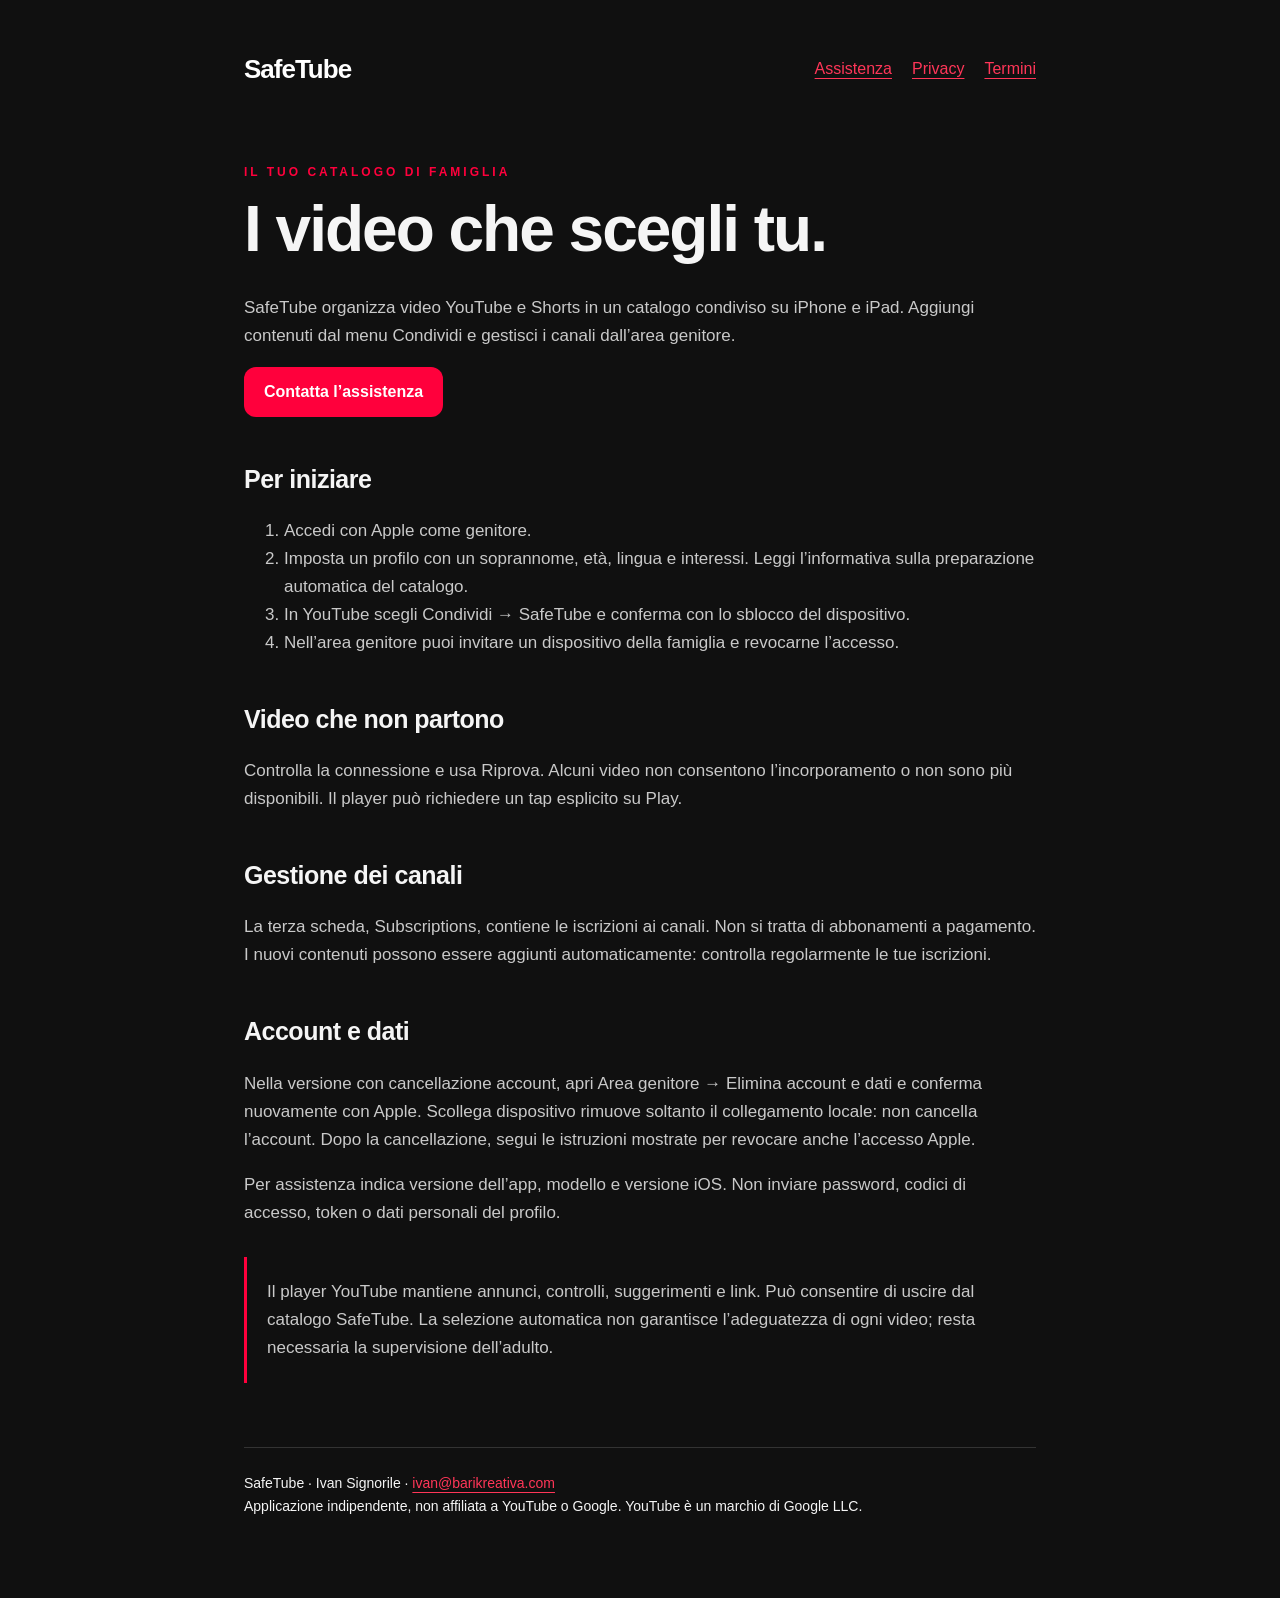
<file: index.html>
<!doctype html><html lang="it"><meta charset="utf-8"><meta name="viewport" content="width=device-width,initial-scale=1"><link rel="stylesheet" href="style.css"><title>Assistenza · SafeTube</title><body><header><strong>SafeTube</strong><nav><a href="index.html">Assistenza</a><a href="privacy.html">Privacy</a><a href="terms.html">Termini</a></nav></header><main><p class="eyebrow">IL TUO CATALOGO DI FAMIGLIA</p><h1>I video che scegli tu.</h1><p>SafeTube organizza video YouTube e Shorts in un catalogo condiviso su iPhone e iPad. Aggiungi contenuti dal menu Condividi e gestisci i canali dall’area genitore.</p><a class="button" href="mailto:ivan@barikreativa.com?subject=Assistenza%20SafeTube">Contatta l’assistenza</a><h2>Per iniziare</h2><ol><li>Accedi con Apple come genitore.</li><li>Imposta un profilo con un soprannome, età, lingua e interessi. Leggi l’informativa sulla preparazione automatica del catalogo.</li><li>In YouTube scegli Condividi → SafeTube e conferma con lo sblocco del dispositivo.</li><li>Nell’area genitore puoi invitare un dispositivo della famiglia e revocarne l’accesso.</li></ol><h2>Video che non partono</h2><p>Controlla la connessione e usa Riprova. Alcuni video non consentono l’incorporamento o non sono più disponibili. Il player può richiedere un tap esplicito su Play.</p><h2>Gestione dei canali</h2><p>La terza scheda, Subscriptions, contiene le iscrizioni ai canali. Non si tratta di abbonamenti a pagamento. I nuovi contenuti possono essere aggiunti automaticamente: controlla regolarmente le tue iscrizioni.</p><h2>Account e dati</h2><p>Nella versione con cancellazione account, apri Area genitore → Elimina account e dati e conferma nuovamente con Apple. Scollega dispositivo rimuove soltanto il collegamento locale: non cancella l’account. Dopo la cancellazione, segui le istruzioni mostrate per revocare anche l’accesso Apple.</p><p>Per assistenza indica versione dell’app, modello e versione iOS. Non inviare password, codici di accesso, token o dati personali del profilo.</p><aside><p>Il player YouTube mantiene annunci, controlli, suggerimenti e link. Può consentire di uscire dal catalogo SafeTube. La selezione automatica non garantisce l’adeguatezza di ogni video; resta necessaria la supervisione dell’adulto.</p></aside></main><footer>SafeTube · Ivan Signorile · <a href="mailto:ivan@barikreativa.com">ivan@barikreativa.com</a><br>Applicazione indipendente, non affiliata a YouTube o Google. YouTube è un marchio di Google LLC.</footer></body></html>
</file>
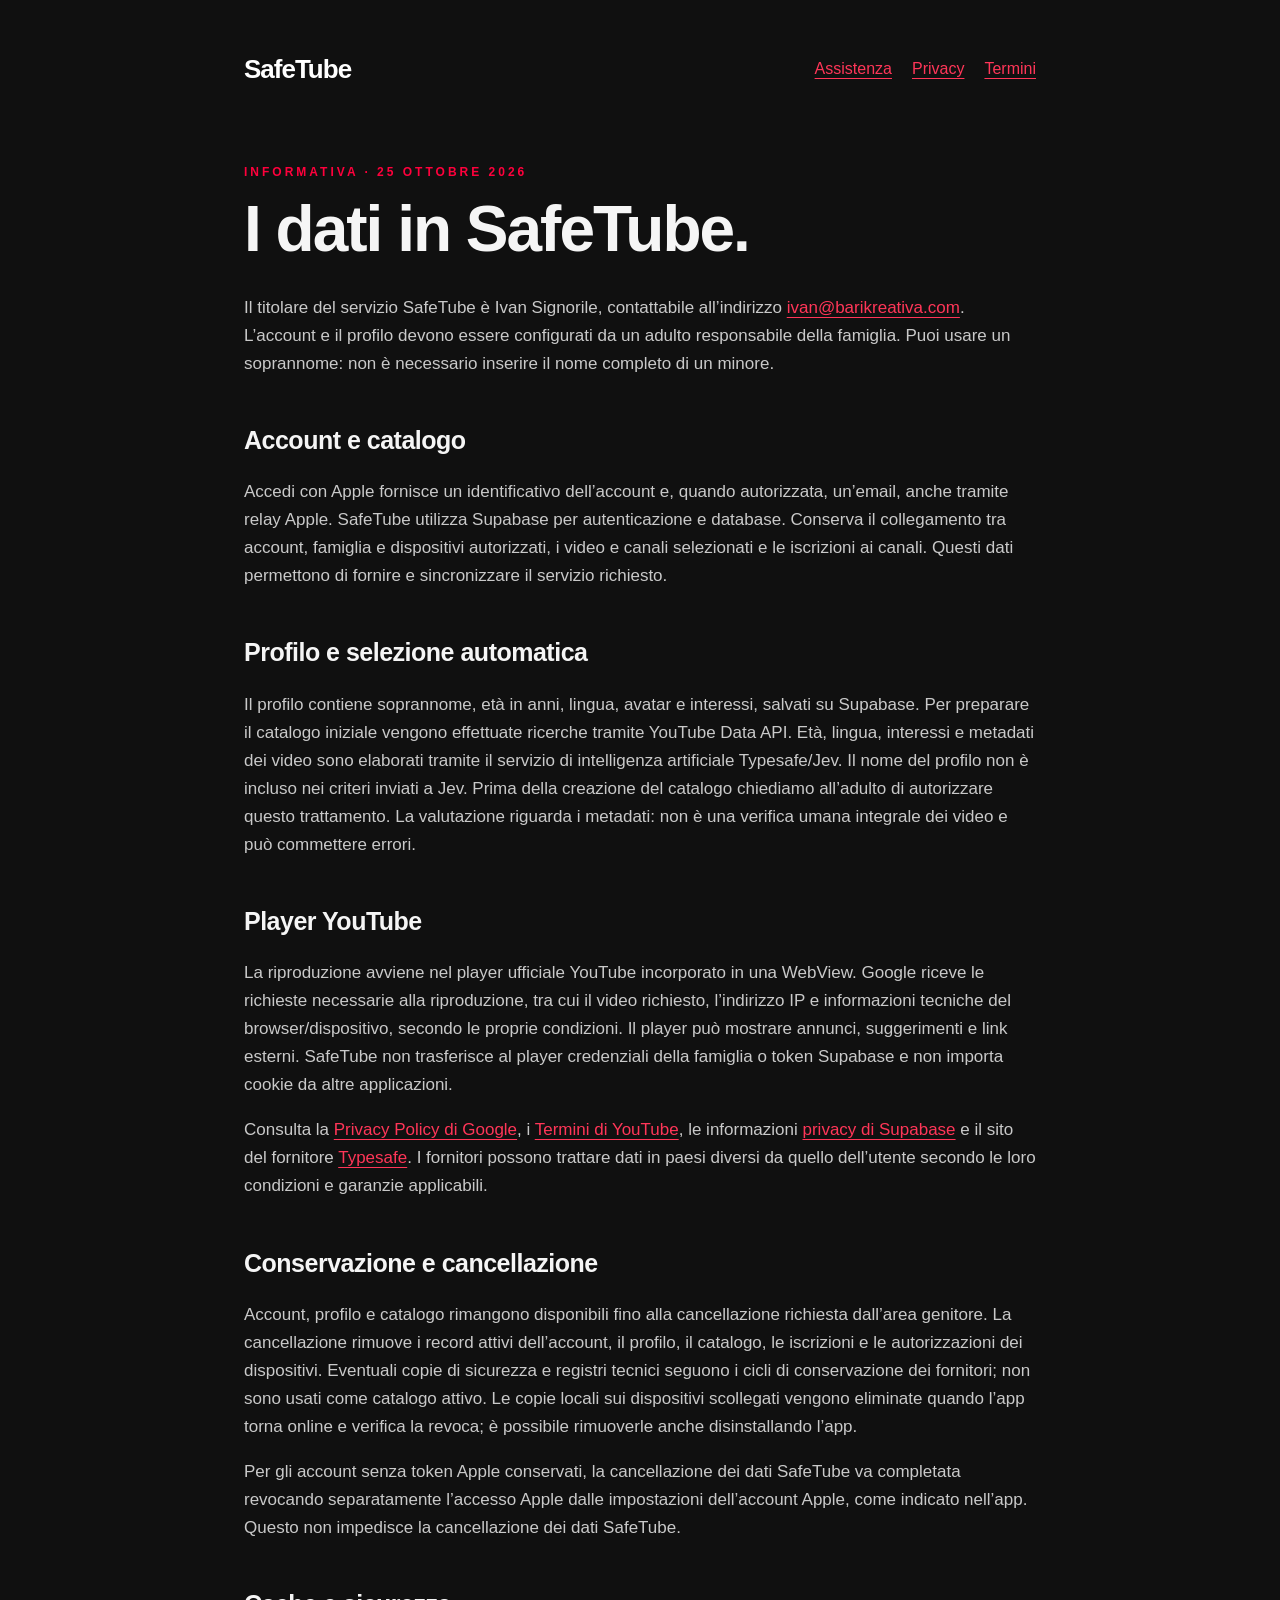
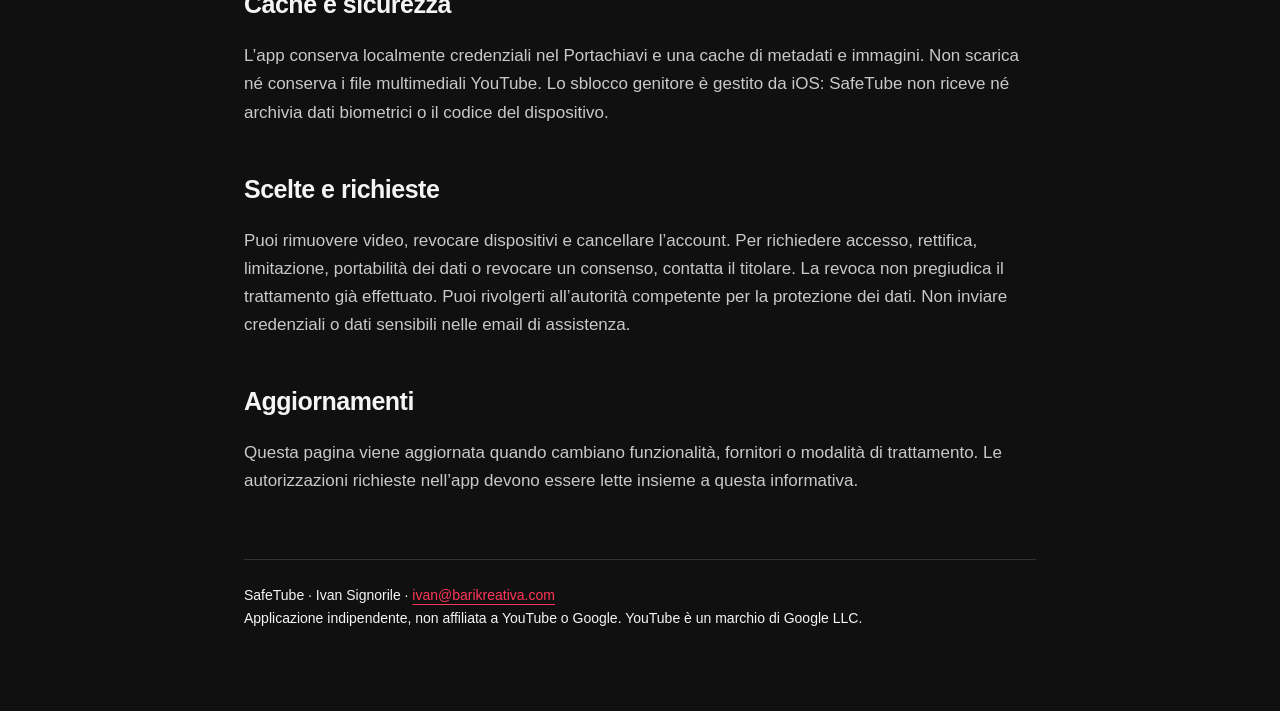
<file: privacy.html>
<!doctype html><html lang="it"><meta charset="utf-8"><meta name="viewport" content="width=device-width,initial-scale=1"><link rel="stylesheet" href="style.css"><title>Privacy · SafeTube</title><body><header><strong>SafeTube</strong><nav><a href="index.html">Assistenza</a><a href="privacy.html">Privacy</a><a href="terms.html">Termini</a></nav></header><main><p class="eyebrow">INFORMATIVA · 25 OTTOBRE 2026</p><h1>I dati in SafeTube.</h1><p>Il titolare del servizio SafeTube è Ivan Signorile, contattabile all’indirizzo <a href="mailto:ivan@barikreativa.com">ivan@barikreativa.com</a>. L’account e il profilo devono essere configurati da un adulto responsabile della famiglia. Puoi usare un soprannome: non è necessario inserire il nome completo di un minore.</p><h2>Account e catalogo</h2><p>Accedi con Apple fornisce un identificativo dell’account e, quando autorizzata, un’email, anche tramite relay Apple. SafeTube utilizza Supabase per autenticazione e database. Conserva il collegamento tra account, famiglia e dispositivi autorizzati, i video e canali selezionati e le iscrizioni ai canali. Questi dati permettono di fornire e sincronizzare il servizio richiesto.</p><h2>Profilo e selezione automatica</h2><p>Il profilo contiene soprannome, età in anni, lingua, avatar e interessi, salvati su Supabase. Per preparare il catalogo iniziale vengono effettuate ricerche tramite YouTube Data API. Età, lingua, interessi e metadati dei video sono elaborati tramite il servizio di intelligenza artificiale Typesafe/Jev. Il nome del profilo non è incluso nei criteri inviati a Jev. Prima della creazione del catalogo chiediamo all’adulto di autorizzare questo trattamento. La valutazione riguarda i metadati: non è una verifica umana integrale dei video e può commettere errori.</p><h2>Player YouTube</h2><p>La riproduzione avviene nel player ufficiale YouTube incorporato in una WebView. Google riceve le richieste necessarie alla riproduzione, tra cui il video richiesto, l’indirizzo IP e informazioni tecniche del browser/dispositivo, secondo le proprie condizioni. Il player può mostrare annunci, suggerimenti e link esterni. SafeTube non trasferisce al player credenziali della famiglia o token Supabase e non importa cookie da altre applicazioni.</p><p>Consulta la <a href="https://policies.google.com/privacy">Privacy Policy di Google</a>, i <a href="https://www.youtube.com/t/terms">Termini di YouTube</a>, le informazioni <a href="https://supabase.com/privacy">privacy di Supabase</a> e il sito del fornitore <a href="https://typesafe.ai">Typesafe</a>. I fornitori possono trattare dati in paesi diversi da quello dell’utente secondo le loro condizioni e garanzie applicabili.</p><h2>Conservazione e cancellazione</h2><p>Account, profilo e catalogo rimangono disponibili fino alla cancellazione richiesta dall’area genitore. La cancellazione rimuove i record attivi dell’account, il profilo, il catalogo, le iscrizioni e le autorizzazioni dei dispositivi. Eventuali copie di sicurezza e registri tecnici seguono i cicli di conservazione dei fornitori; non sono usati come catalogo attivo. Le copie locali sui dispositivi scollegati vengono eliminate quando l’app torna online e verifica la revoca; è possibile rimuoverle anche disinstallando l’app.</p><p>Per gli account senza token Apple conservati, la cancellazione dei dati SafeTube va completata revocando separatamente l’accesso Apple dalle impostazioni dell’account Apple, come indicato nell’app. Questo non impedisce la cancellazione dei dati SafeTube.</p><h2>Cache e sicurezza</h2><p>L’app conserva localmente credenziali nel Portachiavi e una cache di metadati e immagini. Non scarica né conserva i file multimediali YouTube. Lo sblocco genitore è gestito da iOS: SafeTube non riceve né archivia dati biometrici o il codice del dispositivo.</p><h2>Scelte e richieste</h2><p>Puoi rimuovere video, revocare dispositivi e cancellare l’account. Per richiedere accesso, rettifica, limitazione, portabilità dei dati o revocare un consenso, contatta il titolare. La revoca non pregiudica il trattamento già effettuato. Puoi rivolgerti all’autorità competente per la protezione dei dati. Non inviare credenziali o dati sensibili nelle email di assistenza.</p><h2>Aggiornamenti</h2><p>Questa pagina viene aggiornata quando cambiano funzionalità, fornitori o modalità di trattamento. Le autorizzazioni richieste nell’app devono essere lette insieme a questa informativa.</p></main><footer>SafeTube · Ivan Signorile · <a href="mailto:ivan@barikreativa.com">ivan@barikreativa.com</a><br>Applicazione indipendente, non affiliata a YouTube o Google. YouTube è un marchio di Google LLC.</footer></body></html>
</file>
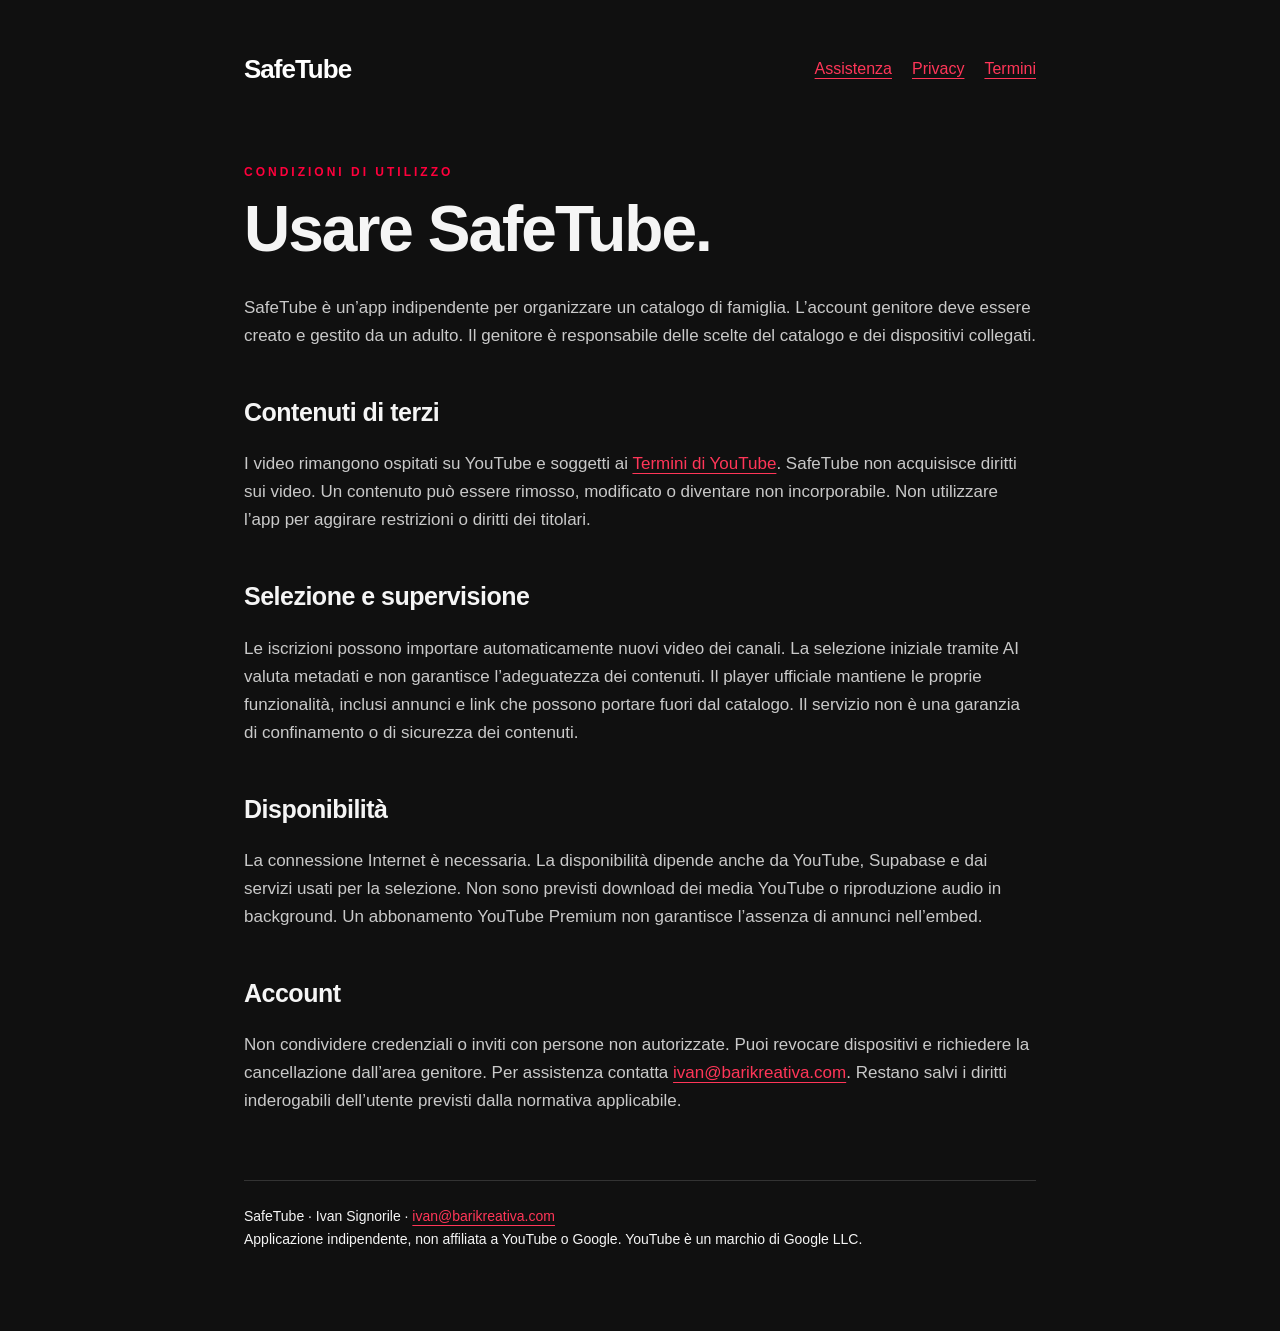
<file: terms.html>
<!doctype html><html lang="it"><meta charset="utf-8"><meta name="viewport" content="width=device-width,initial-scale=1"><link rel="stylesheet" href="style.css"><title>Termini · SafeTube</title><body><header><strong>SafeTube</strong><nav><a href="index.html">Assistenza</a><a href="privacy.html">Privacy</a><a href="terms.html">Termini</a></nav></header><main><p class="eyebrow">CONDIZIONI DI UTILIZZO</p><h1>Usare SafeTube.</h1><p>SafeTube è un’app indipendente per organizzare un catalogo di famiglia. L’account genitore deve essere creato e gestito da un adulto. Il genitore è responsabile delle scelte del catalogo e dei dispositivi collegati.</p><h2>Contenuti di terzi</h2><p>I video rimangono ospitati su YouTube e soggetti ai <a href="https://www.youtube.com/t/terms">Termini di YouTube</a>. SafeTube non acquisisce diritti sui video. Un contenuto può essere rimosso, modificato o diventare non incorporabile. Non utilizzare l’app per aggirare restrizioni o diritti dei titolari.</p><h2>Selezione e supervisione</h2><p>Le iscrizioni possono importare automaticamente nuovi video dei canali. La selezione iniziale tramite AI valuta metadati e non garantisce l’adeguatezza dei contenuti. Il player ufficiale mantiene le proprie funzionalità, inclusi annunci e link che possono portare fuori dal catalogo. Il servizio non è una garanzia di confinamento o di sicurezza dei contenuti.</p><h2>Disponibilità</h2><p>La connessione Internet è necessaria. La disponibilità dipende anche da YouTube, Supabase e dai servizi usati per la selezione. Non sono previsti download dei media YouTube o riproduzione audio in background. Un abbonamento YouTube Premium non garantisce l’assenza di annunci nell’embed.</p><h2>Account</h2><p>Non condividere credenziali o inviti con persone non autorizzate. Puoi revocare dispositivi e richiedere la cancellazione dall’area genitore. Per assistenza contatta <a href="mailto:ivan@barikreativa.com">ivan@barikreativa.com</a>. Restano salvi i diritti inderogabili dell’utente previsti dalla normativa applicabile.</p></main><footer>SafeTube · Ivan Signorile · <a href="mailto:ivan@barikreativa.com">ivan@barikreativa.com</a><br>Applicazione indipendente, non affiliata a YouTube o Google. YouTube è un marchio di Google LLC.</footer></body></html>
</file>
<file: style.css>
:root{color-scheme:dark;font-family:-apple-system,BlinkMacSystemFont,"Segoe UI",sans-serif;background:#101010;color:#f5f5f5}*{box-sizing:border-box}body{max-width:840px;margin:auto;padding:48px 24px 80px;line-height:1.65}header{display:flex;justify-content:space-between;align-items:center;margin-bottom:72px}header strong{font-size:26px;letter-spacing:-1px}nav{display:flex;gap:20px}a{color:#ff3658;text-underline-offset:4px}h1{font-size:clamp(40px,7vw,64px);line-height:1.08;letter-spacing:-2px;margin:0 0 30px}h2{font-size:25px;margin:42px 0 12px;letter-spacing:-.5px}p,li{color:#c9c9c9;font-size:17px}.eyebrow{color:#ff003c;font-weight:700;letter-spacing:3px;font-size:12px}footer{border-top:1px solid #333;margin-top:64px;padding-top:24px;font-size:14px}strong{color:white}.button{display:inline-block;background:#ff003c;color:white;text-decoration:none;padding:12px 20px;border-radius:12px;font-weight:600}aside{border-left:3px solid #ff003c;padding:4px 20px;margin:30px 0}@media(max-width:520px){header{align-items:flex-start;gap:20px}nav{flex-wrap:wrap;gap:12px;font-size:14px}}
</file>
